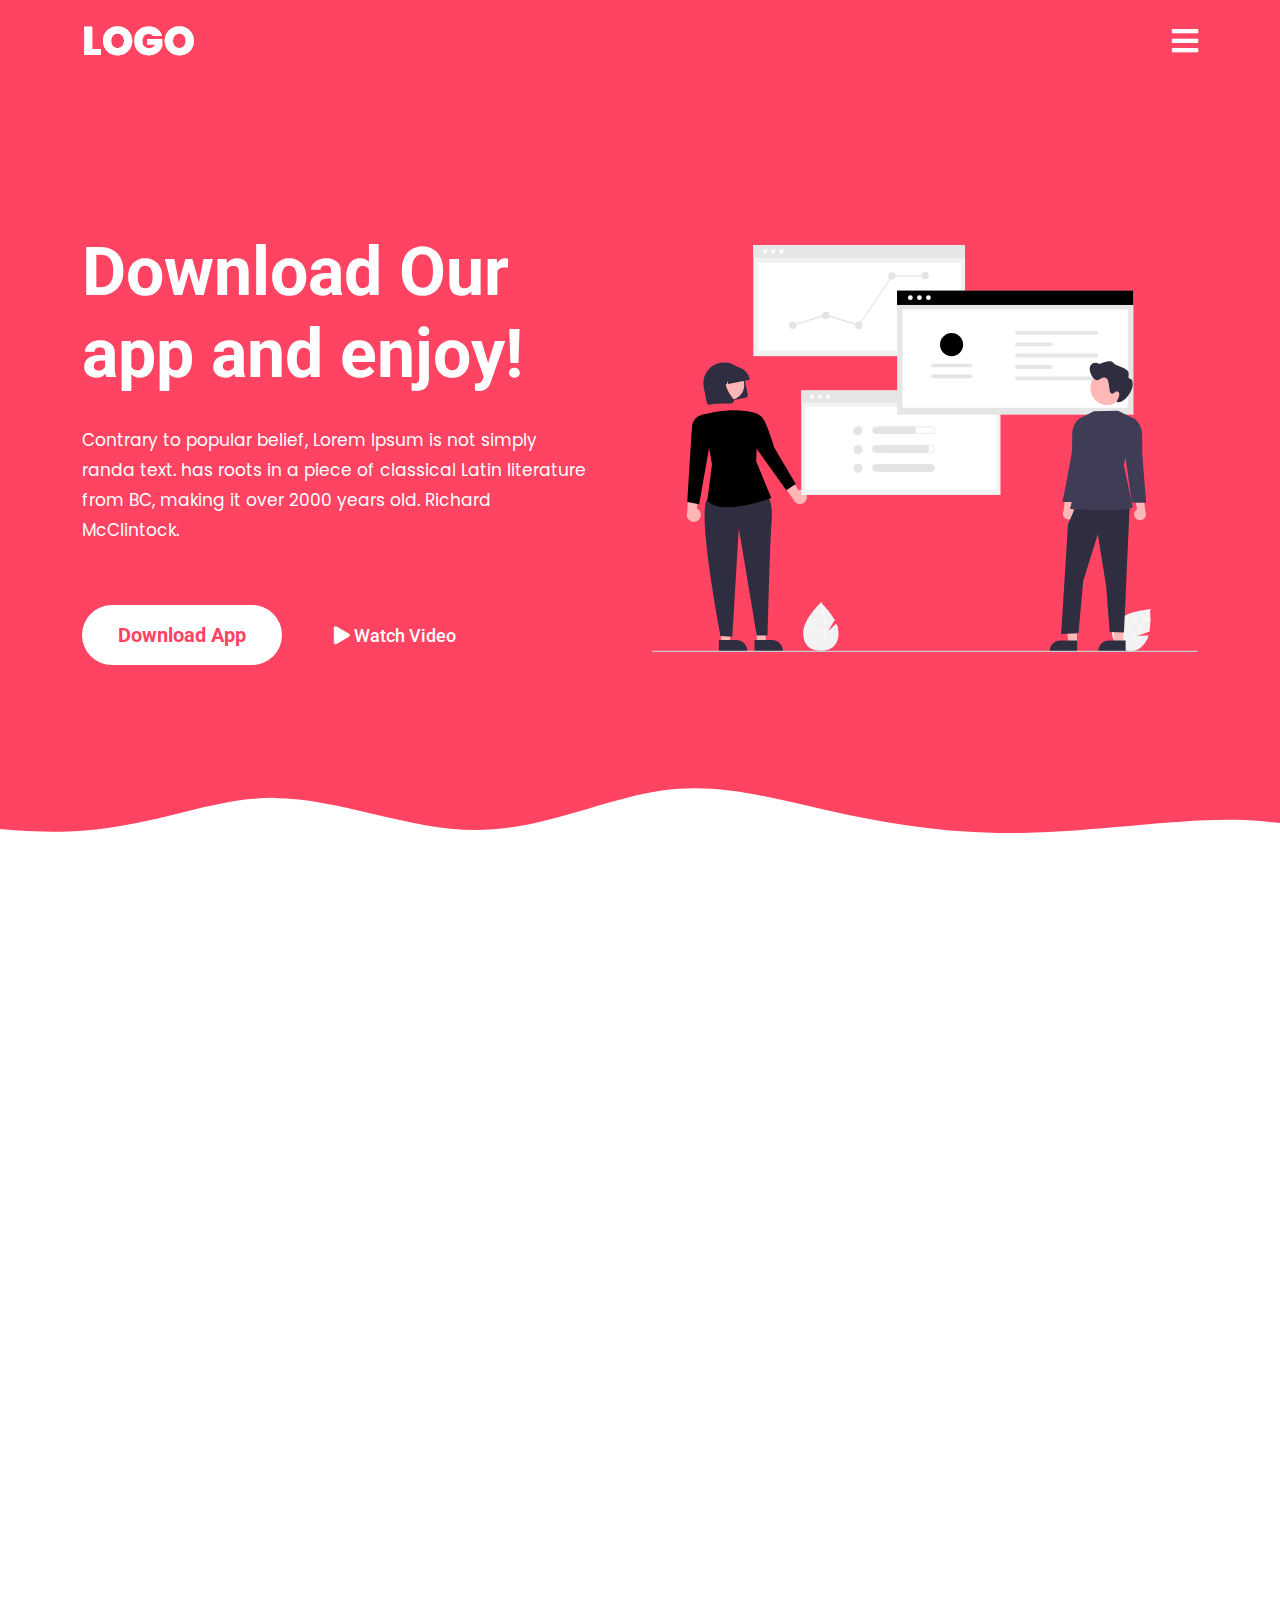
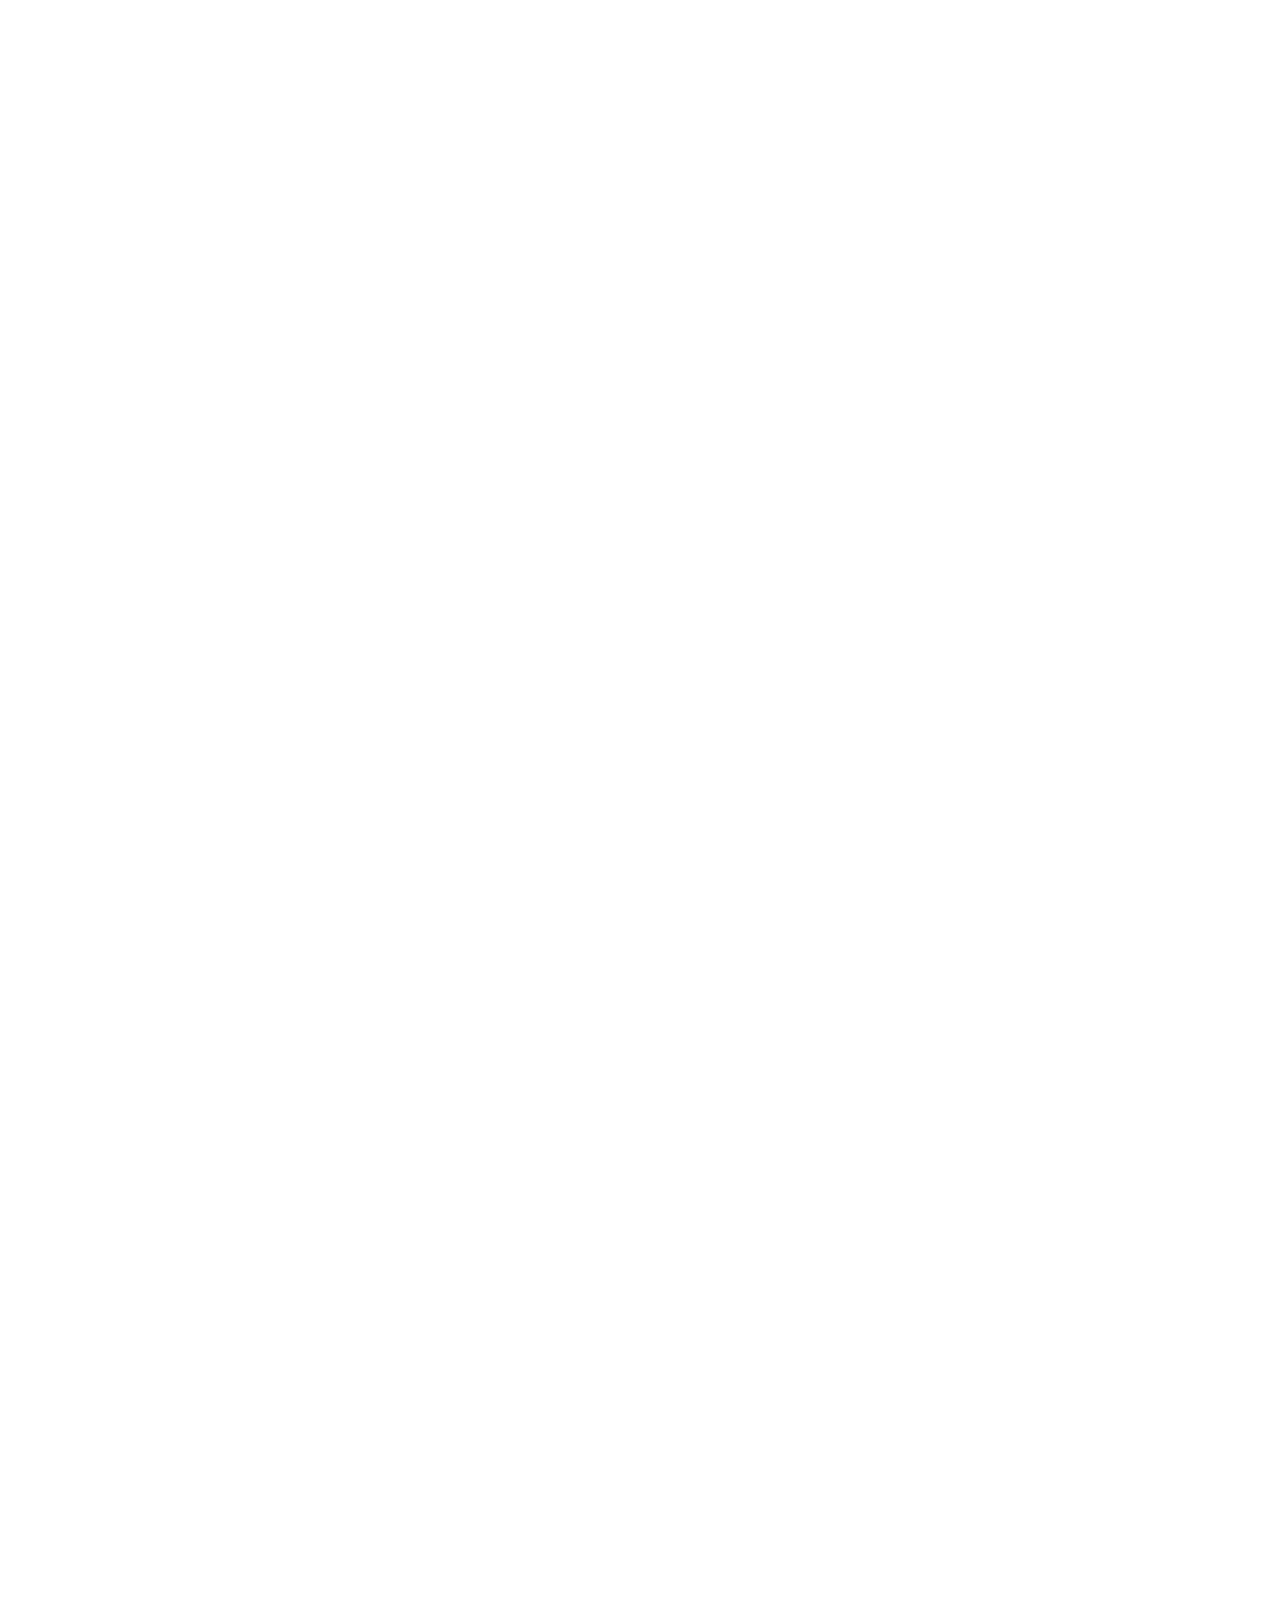
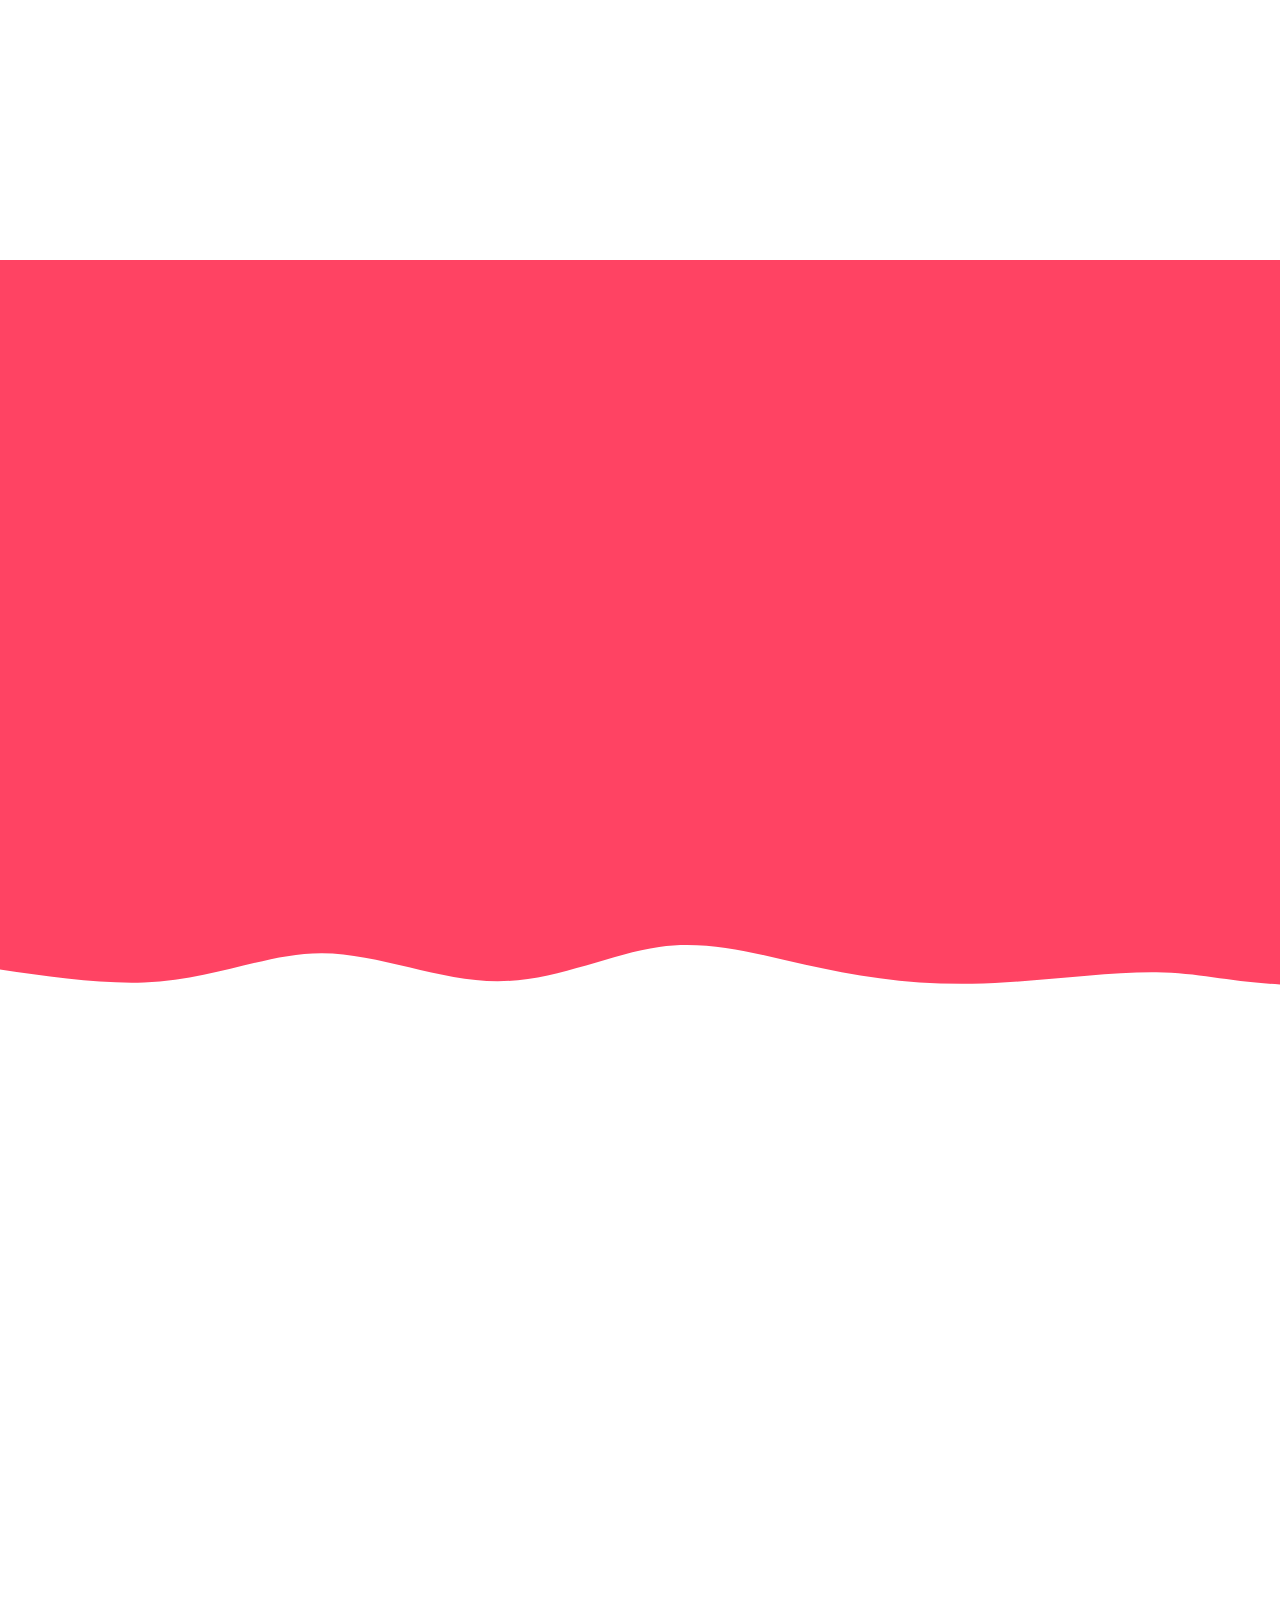
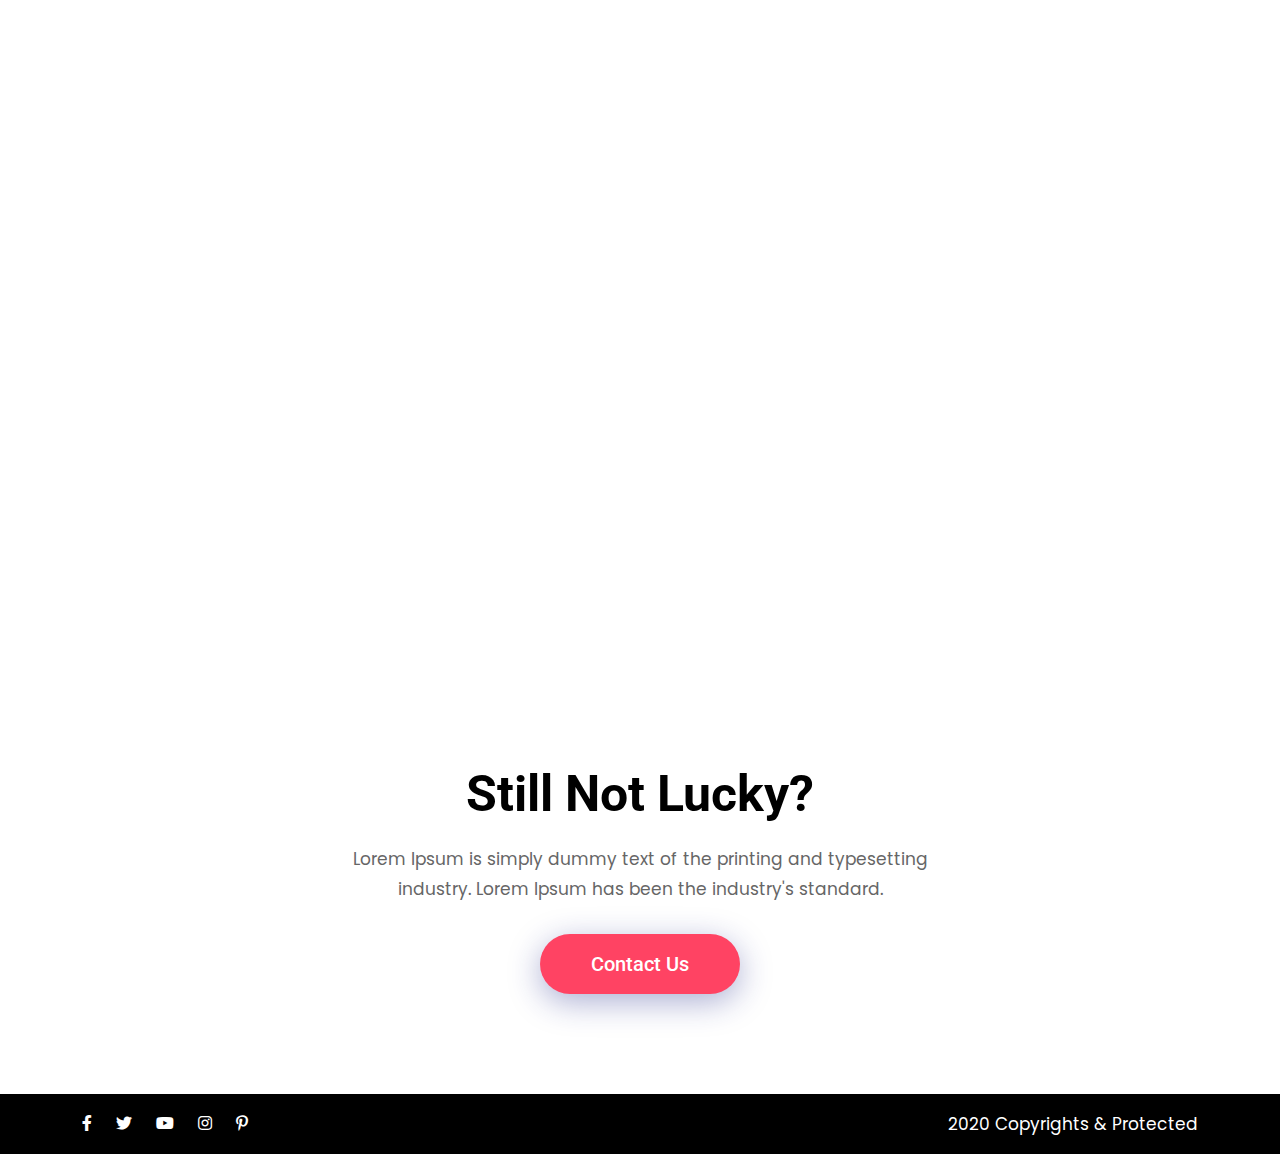
<file: index.html>
<!DOCTYPE html>
<html lang="en">

<head>
    <!-- Meta Tag -->
    <meta charset="UTF-8">
    <meta http-equiv="X-UA-Compatible" content="IE=edge">
    <meta name="viewport" content="width=device-width, initial-scale=1.0">

    <!-- Title -->
    <title>Landing</title>

    <!-- Google Free Font -->
    <link
        href="https://fonts.googleapis.com/css2?family=Poppins:wght@300;400;500;600;700&family=Roboto:wght@300;400;500;700;900&display=swap"
        rel="stylesheet">

    <!-- Bootstrap Css -->
    <link rel="stylesheet" href="assets/bootstrap/css/bootstrap.min.css">

    <!-- Font Awsome -->
    <link rel="stylesheet" href="css/all.min.css">

    <!-- Animate Css -->
    <link rel="stylesheet" href="css/animate.css">

    <!-- Responsive Css -->
    <link rel="stylesheet" href="css/responsive.css">

    <!-- Style Min -->
    <link rel="stylesheet" href="css/style.css">
</head>

<body>

    <!-- Header Wrap -->

    <header class="header-wrap">

        <!-- Navigation -->

        <nav class="navbar navbar-expand-lg navbar-light bg-light">
            <div class="container">
                <a class="navbar-brand" href="#"><img src="img/LOGO.png" alt="logo.png"></a>
                <div class="d-flex">
                    <button class="btn btn-sid-nav" type="button" data-bs-toggle="offcanvas"
                        data-bs-target="#offcanvasRight" aria-controls="offcanvasRight"></button>

                    <div class="offcanvas offcanvas-end" tabindex="-1" id="offcanvasRight"
                        aria-labelledby="offcanvasRightLabel">
                        <div class="offcanvas-header">
                            <button type="button" class="btn-close text-reset" data-bs-dismiss="offcanvas"
                                aria-label="Close"></button>
                        </div>
                        <div class="offcanvas-body">
                            <ul class="navbar-nav me-auto mb-2 mb-lg-0">
                                <li class="nav-item">
                                    <a class="nav-link" href="#">Home</a>
                                </li>
                                <li class="nav-item">
                                    <a class="nav-link" href="#">About</a>
                                </li>
                                <li class="nav-item">
                                    <a class="nav-link" href="#">Pages</a>
                                </li>
                                <li class="nav-item">
                                    <a class="nav-link" href="#">FAQ</a>
                                </li>
                                <li class="nav-item">
                                    <a class="nav-link" href="#">Services</a>
                                </li>
                            </ul>
                        </div>
                    </div>
                </div>
            </div>
        </nav>

        <!-- Header -->

        <div class="container">
            <div class="header-main">
                <div class="row align-items-center">
                    <div class="col-md-6 wow fadeInLeft" data-wow-duration="1000ms" data-wow-delay="500ms">
                        <div class="pr-40">
                            <h2 class="bold-title">Download Our
                                app and enjoy!</h2>
                            <p class="text-white mb-60">Contrary to popular belief, Lorem Ipsum is not simply randa
                                text. has
                                roots in a piece of classical Latin literature from BC, making it over
                                2000 years old. Richard McClintock.
                            </p>
                            <button type="button" class="btn btn-heder">Download App</button>
                            <button type="button" class="btn btn-video"><i class="fas fa-play"></i> Watch Video</button>
                        </div>
                    </div>
                    <div class="col-md-6 wow fadeInRight" data-wow-duration="1000ms" data-wow-delay="500ms">
                        <img class="anmi-img" src="img/undraw_Organize_resume_re_k45b.svg" alt="">
                    </div>
                </div>

            </div>
        </div>

    </header>


    <!-- About Us -->

    <section class="about-us">
        <div class="container">
            <div class="row">
                <div class="col-md-4 wow fadeInLeft" data-wow-duration="1000ms" data-wow-delay="500ms">
                    <div class="abt-back">
                        <i class="fab fa-app-store ic-1"></i>
                        <h4 class="abt-title">Awesome Design</h4>
                        <p class="abt-sub-title">
                            Lorem ipsum dolor sit amet into
                            consectetur adipiscing elit, sed do
                            eiusmod tempor incid.
                        </p>
                    </div>
                </div>
                <div class="col-md-4 wow fadeInUp" data-wow-duration="1000ms" data-wow-delay="500ms">
                    <div class="abt-back">
                        <i class="fas fa-edit ic-2"></i>
                        <h4 class="abt-title">Easy to Edit</h4>
                        <p class="abt-sub-title">
                            Lorem ipsum dolor sit amet into
                            consectetur adipiscing elit, sed do
                            eiusmod tempor incid.
                        </p>
                    </div>
                </div>
                <div class="col-md-4 wow fadeInRight" data-wow-duration="1000ms" data-wow-delay="500ms">
                    <div class="abt-back">
                        <i class="fas fa-shield-alt ic-3"></i>
                        <h4 class="abt-title">Fully Secured</h4>
                        <p class="abt-sub-title">
                            Lorem ipsum dolor sit amet into
                            consectetur adipiscing elit, sed do
                            eiusmod tempor incid.
                        </p>
                    </div>
                </div>
            </div>
        </div>
    </section>


    <!-- App For -you -->

    <section class="for-you">
        <div class="container">
            <div class="row align-items-center">
                <div class="col-md-6 wow fadeInLeft" data-wow-duration="1000ms" data-wow-delay="500ms">
                    <img class="anmi-img" src="img/Saly-25.png" alt="">
                </div>
                <div class="col-md-6 wow fadeInRight" data-wow-duration="1000ms" data-wow-delay="500ms">
                    <div class="pl-40">
                        <div class="gr-img">
                            <img src="img/Group 1.png" alt="">
                        </div>
                        <h2 class="section-title">We Designed Perfect
                            App for You</h2>
                        <p>In consequat, quam id sodales hendrerit, eros mi molestie leo an
                            lacinia risus neque tristique augue. Proin tempus urna vel congue
                            elementum. Vestibulum euismod accumsan.</p>
                        <ul class="for-ulist">
                            <li>
                                <p>Lorem ipsum dolor sit amet into consectetur.</p>
                            </li>
                            <li>
                                <p>Lorem ipsum dolor sit amet into consectetur.</p>
                            </li>
                            <li>
                                <p>Lorem ipsum dolor sit amet into consectetur adipiscing.</p>
                            </li>
                        </ul>
                        <a href="#" class="for-u-btn">Learn More</a>
                    </div>
                </div>
            </div>
        </div>
    </section>


    <!-- Our App -->

    <section class="our-app">
        <div class="container">
            <div class="row align-items-center">
                <div class="col-md-6 wow fadeInLeft" data-wow-duration="1000ms" data-wow-delay="500ms">
                    <div class="pr-40">
                        <div class="gr-img">
                            <img src="img/Group 1.png" alt="">
                        </div>
                        <h2 class="section-title">Our App Features</h2>
                        <p class="mb-60">Cras accumsan pretium dignissim. Curabitur a orci lorem.
                            Phasellus tempor dolor vel odio efficitur ac sollicitudin.</p>
                        <ul class="d-flex ap-icon align-items-center">
                            <li><i class="fas fa-bell icon-01"></i></li>
                            <li>
                                <h4 class="ap-title">Instant Notifications</h4>
                            </li>
                        </ul>
                        <p class="ap-sml-text">Duis vestibulum elit vel neque pharetra vulputate. Quisque Proin
                            scelerisque nisi urna. Duis rutrum non risus in imperdiet.</p>
                        <ul class="d-flex ap-icon align-items-center">
                            <li><i class="fas fa-user-alt icon-02"></i></li>
                            <li>
                                <h4 class="ap-title">User Friendly</h4>
                            </li>
                        </ul>
                        <p class="ap-sml-text">Duis vestibulum elit vel neque pharetra vulputate. Quisque Proin
                            scelerisque nisi urna. Duis rutrum non risus in imperdiet.</p>
                        <ul class="d-flex ap-icon align-items-center">
                            <li><i class="fas fa-thumbs-up icon-03"></i></li>
                            <li>
                                <h4 class="ap-title">Secure & Reliable</h4>
                            </li>
                        </ul>
                        <p class="ap-sml-text">Duis vestibulum elit vel neque pharetra vulputate. Quisque Proin
                            scelerisque nisi urna. Duis rutrum non risus in imperdiet.</p>
                    </div>
                </div>
                <div class="col-md-6 wow fadeInRight" data-wow-duration="1000ms" data-wow-delay="500ms">
                    <img class="anmi-img" src="img/Saly-12.png" alt="">
                </div>
            </div>
        </div>
    </section>


    <!-- Get App -->

    <section class="get-app">
        <div class="container">
            <div class="wrap">
                <div class="row align-items-center">
                    <div class="col-md-6 wow fadeInLeft" data-wow-duration="1000ms" data-wow-delay="500ms">
                        <img class="anmi-img" src="img/undraw_Mobile_re_q4nk.svg" alt="">
                    </div>
                    <div class="col-md-6 wow fadeInRight" data-wow-duration="1000ms" data-wow-delay="500ms">
                        <div class="pl-40">
                            <h2 class="section-title text-white">Get Your App for
                                Next Way.</h2>
                            <p class="text-white">In consequat, quam id sodales hendrerit, eros mi molestie leo an
                                lacinia risus neque tristique augue. Proin tempus urna vel congue
                                elementum. Vestibulum euismod accumsan.</p>
                            <a href="#" class="for-u-btn b-wh">Learn More</a>
                        </div>
                    </div>
                </div>
            </div>
        </div>
    </section>


    <!-- Question -->

    <section class="question">
        <div class="container">
            <div class="row align-items-center">
                <div class="col-md-6 wow fadeInLeft" data-wow-duration="1000ms" data-wow-delay="500ms">
                    <div class="pr-40">
                        <i class="fas fa-question qu-icn"></i>
                        <h2 class="section-title">Have any Question?</h2>
                        <p class="mb-30">Cras accumsan pretium dignissim. Curabitur a orci lorem.
                            Phasellus tempor dolor vel odio efficitur ac sollicitudin.</p>

                        <div class="accordion" id="accordionExample">
                            <div class="accordion-item">
                                <h2 class="accordion-header" id="headingOne">
                                    <button class="accordion-button" type="button" data-bs-toggle="collapse"
                                        data-bs-target="#collapseOne" aria-expanded="true" aria-controls="collapseOne">
                                        How can I install the App?
                                    </button>
                                </h2>
                                <div id="collapseOne" class="accordion-collapse collapse show"
                                    aria-labelledby="headingOne" data-bs-parent="#accordionExample">
                                    <div class="accordion-body">
                                        Duis vestibulum elit vel neque pharetra vulputate. Quisque Proin
                                        scelerisque nisi urna. Duis rutrum non risus in imperdiet.
                                    </div>
                                </div>
                            </div>
                            <div class="accordion-item">
                                <h2 class="accordion-header" id="headingTwo">
                                    <button class="accordion-button collapsed" type="button" data-bs-toggle="collapse"
                                        data-bs-target="#collapseTwo" aria-expanded="false" aria-controls="collapseTwo">
                                        What is the Main Features of this App?
                                    </button>
                                </h2>
                                <div id="collapseTwo" class="accordion-collapse collapse" aria-labelledby="headingTwo"
                                    data-bs-parent="#accordionExample">
                                    <div class="accordion-body">
                                        Duis vestibulum elit vel neque pharetra vulputate. Quisque Proin
                                        scelerisque nisi urna. Duis rutrum non risus in imperdiet.
                                    </div>
                                </div>
                            </div>
                            <div class="accordion-item">
                                <h2 class="accordion-header" id="headingThree">
                                    <button class="accordion-button collapsed" type="button" data-bs-toggle="collapse"
                                        data-bs-target="#collapseThree" aria-expanded="false"
                                        aria-controls="collapseThree">
                                        Is there any Video Sessions?
                                    </button>
                                </h2>
                                <div id="collapseThree" class="accordion-collapse collapse"
                                    aria-labelledby="headingThree" data-bs-parent="#accordionExample">
                                    <div class="accordion-body">
                                        Duis vestibulum elit vel neque pharetra vulputate. Quisque Proin
                                        scelerisque nisi urna. Duis rutrum non risus in imperdiet.
                                    </div>
                                </div>
                            </div>
                        </div>
                    </div>
                </div>
                <div class="col-md-6 wow fadeInRight" data-wow-duration="1000ms" data-wow-delay="500ms">
                    <img class="anmi-img mr-tp" src="img/Saly-26.png" alt="">
                </div>
            </div>

            <div class="timer-count wow fadeInUp" data-wow-duration="1500ms" data-wow-delay="500ms">
                <div class="row">
                    <div class="col-md-3">
                        <h2 class="counter c-title">12</h2>
                        <p class="text-white mr-bt-20">Downloads</p>
                    </div>
                    <div class="col-md-3">
                        <h2 class="counter c-title">18</h2>
                        <p class="text-white mr-bt-20">Active Users</p>
                    </div>
                    <div class="col-md-3">
                        <h2 class="counter c-title">4.9</h2>
                        <p class="text-white mr-bt-20">Ratings</p>
                    </div>
                    <div class="col-md-3">
                        <h2 class="counter c-title">300</h2>
                        <p class="text-white mr-bt-20">Happy Clients</p>
                    </div>
                </div>
            </div>
        </div>
    </section>


    <!-- Contact Us -->

    <section class="contact-us">
        <div class="container">
            <div class="contact-wrap">
                <h2 class="section-title">Still Not Lucky?</h2>
                <p>Lorem Ipsum is simply dummy text of the printing and typesetting
                    <br>
                    industry. Lorem Ipsum has been the industry's standard.</p>
                <a href="#" class="for-u-btn">Contact Us</a>
            </div>
        </div>
    </section>


    <!-- Footer -->

    <section class="footer">
        <div class="container">
            <div class="row">
                <div class="col-md-6">
                    <ul class="fotr-icon">
                        <li><a href="#"><i class="fab fa-facebook-f"></i></a></li>
                        <li><a href="#"><i class="fab fa-twitter"></i></a></li>
                        <li><a href="#"><i class="fab fa-youtube"></i></a></li>
                        <li><a href="#"><i class="fab fa-instagram"></i></a></li>
                        <li><a href="#"><i class="fab fa-pinterest-p"></i></a></li>
                    </ul>
                </div>
                <div class="col-md-6">
                    <p class="text-white mr-a">2020 Copyrights & Protected</p>
                </div>
            </div>
        </div>
    </section>






    <!-- Javascript -->
    <!-- Jquery -->
    <script src="js/jquery-3.6.0.min.js"></script>

    <!-- Bootstrap -->
    <script src="assets/bootstrap/js/bootstrap.min.js"></script>

    <!-- Migrate -->
    <script src="js/jquery-migrate-3.3.2.js"></script>

    <!-- WayPoints -->
    <script src="js/waypoints.min.js"></script>

    <!-- Counter Up -->
    <script src="js/jquery.counterup.min.js"></script>
    <script>
        $('.counter').counterUp({
            delay: 10,
            time: 1000
        });
    </script>

    <!-- Animate Js -->
    <script src="js/wow.min.js"></script>
    <script>
        wow = new WOW({
            boxClass: 'wow', // default
            animateClass: 'animated', // default
            offset: 0, // default
            mobile: true, // default
            live: true // default
        })
        wow.init();
    </script>
</body>

</html>
</file>
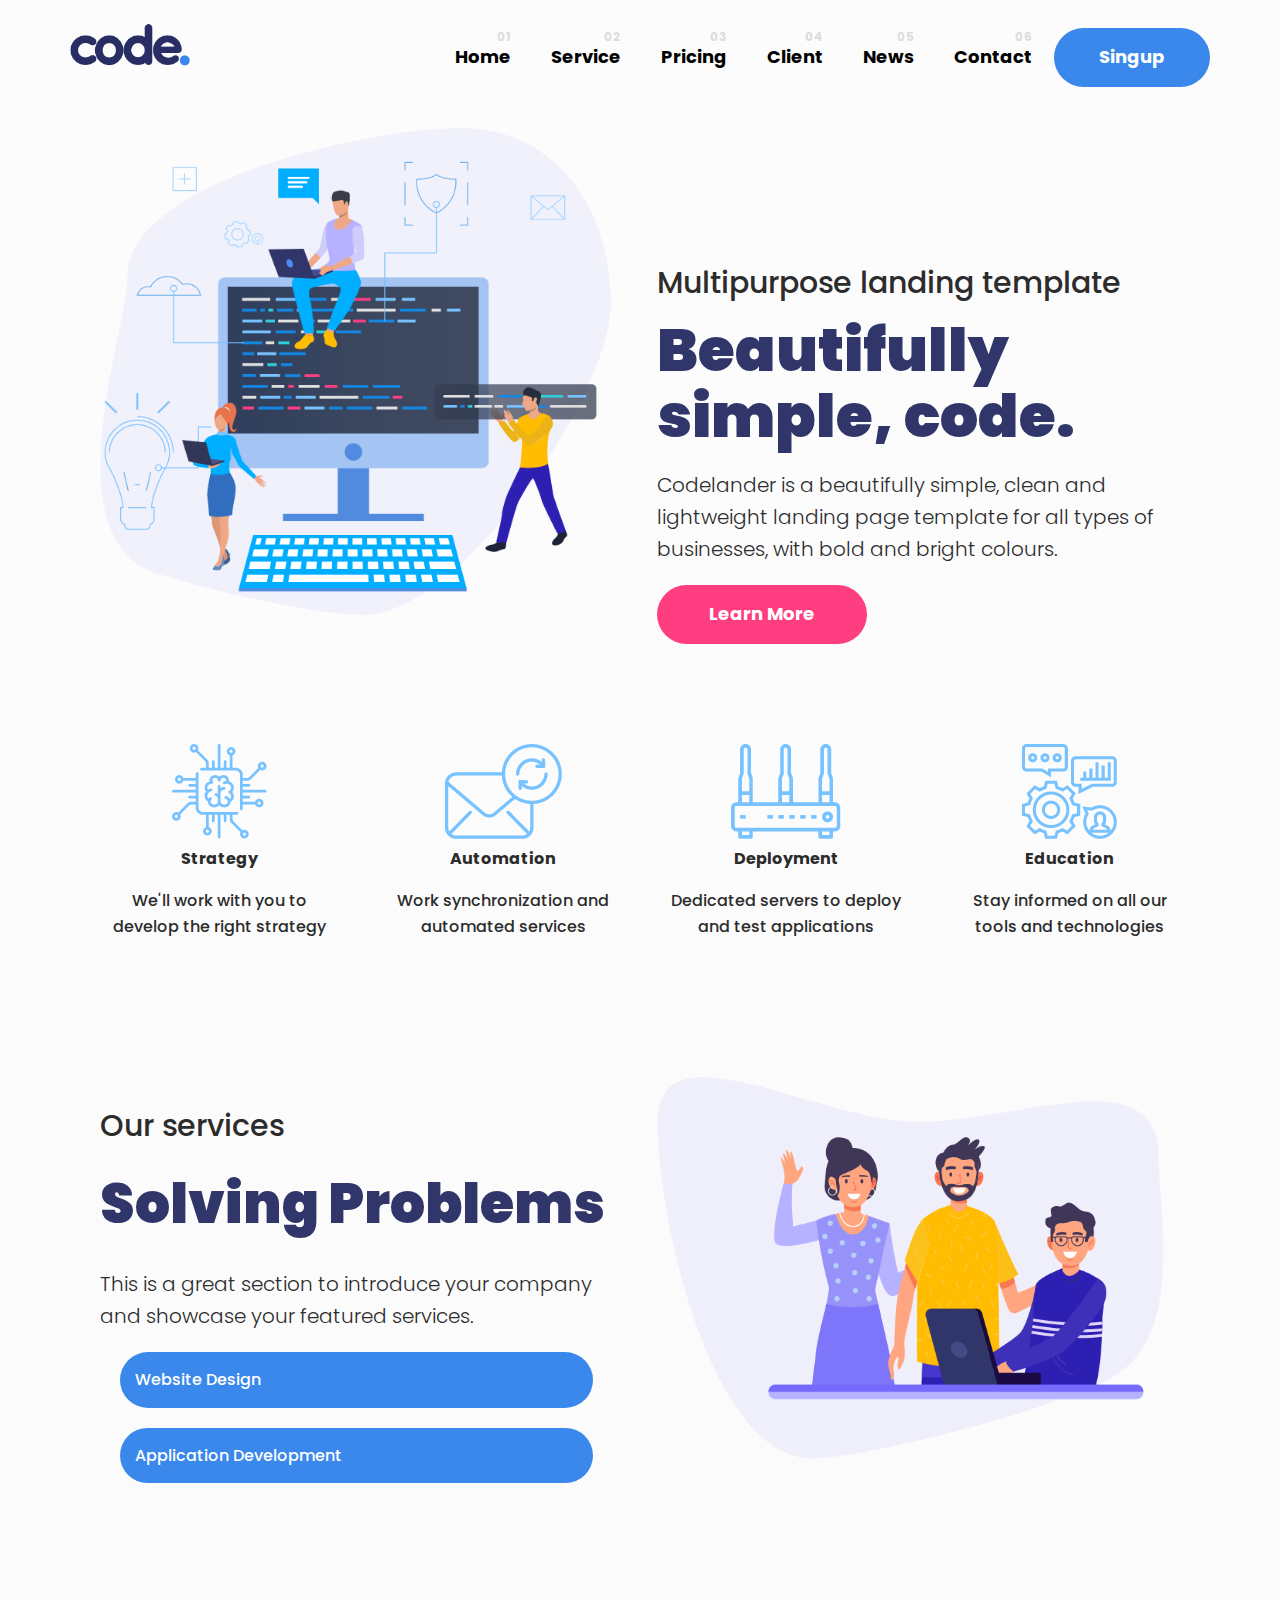
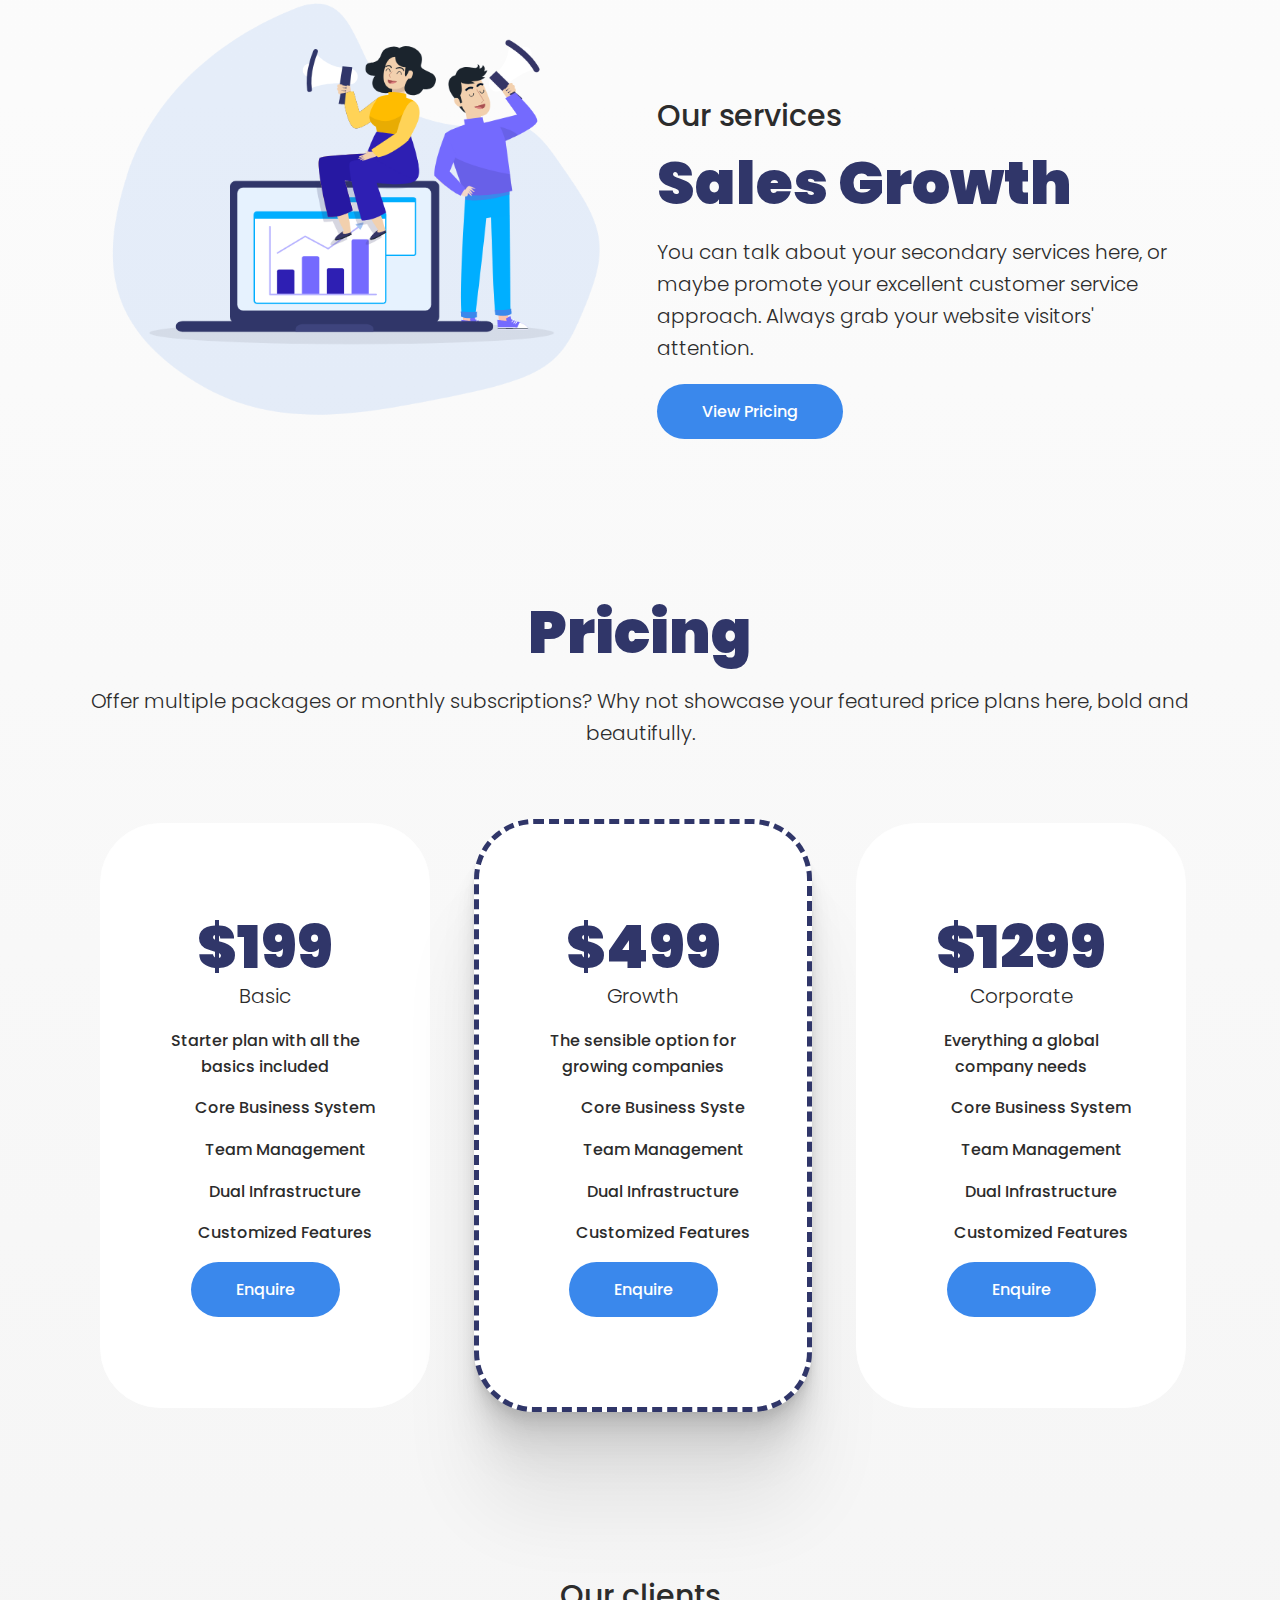
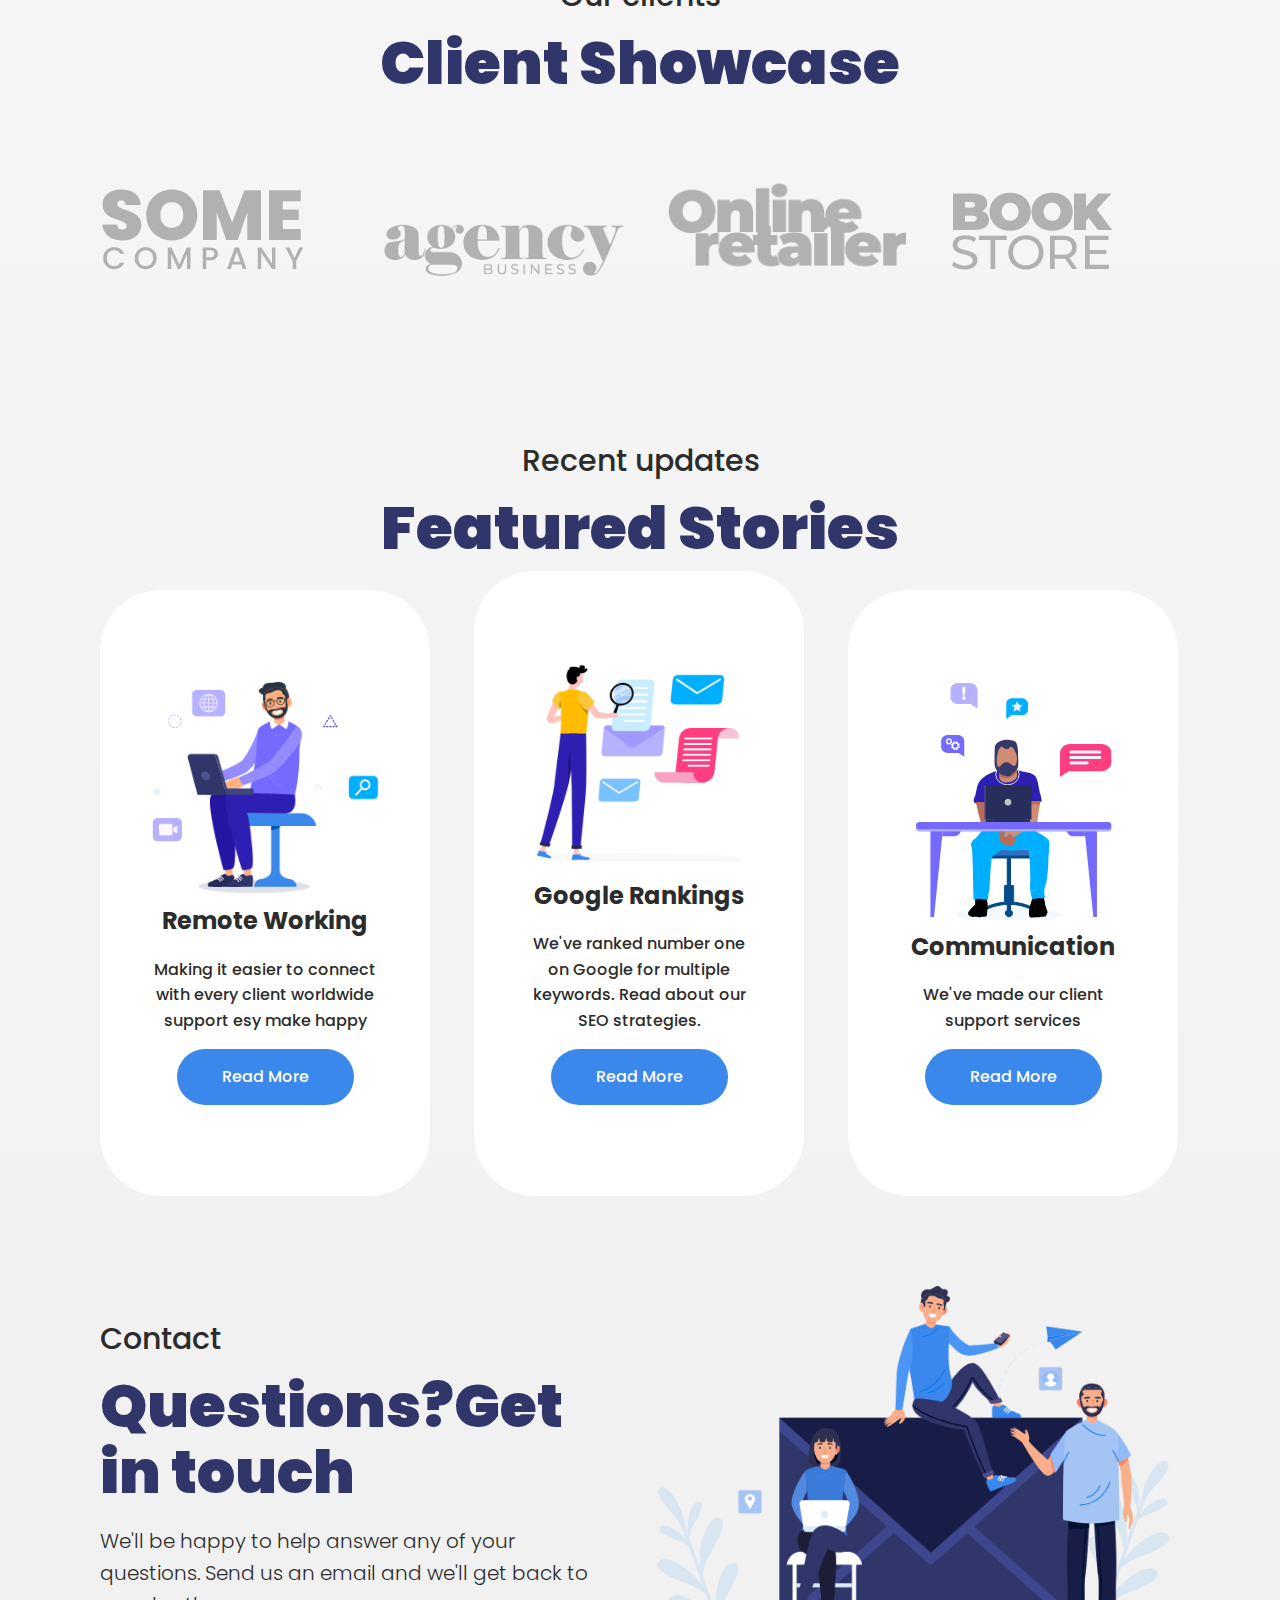
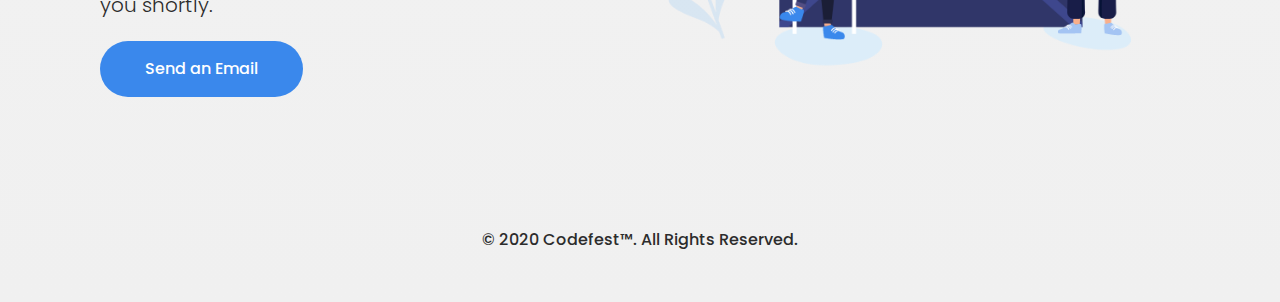
<file: landing/index.html>
<!DOCTYPE html>
<html lang="en">

<head>
    <meta charset="UTF-8">
    <meta name="viewport" content="width=device-width, initial-scale=1.0">
    <title>Landing Page</title>

    <!-- CSS -->
    <link
        href="https://fonts.googleapis.com/css2?family=Poppins:ital,wght@0,100;0,200;0,300;0,400;0,500;0,600;0,700;0,800;0,900;1,100;1,200;1,300;1,400;1,500;1,600;1,700;1,800;1,900&display=swap"
        rel="stylesheet">
    <link rel="shortcut icon" href="assets/img/favicon.png" type="image/x-icon">
    <link rel="stylesheet" href="assets/css/normalize.css">
    <link rel="stylesheet" href="assets/css/style.css">
</head>

<body>


    <!-- Navigation-bar -->

    <nav class="navigation-bar">
        <div class="container">

            <div class="nav-img">
                <a href="#"><img src="assets/img/logo.png" alt=""></a>
            </div>

            <div class="nav-link">
                <ul>
                    <a href="#">
                        <li><span>01</span> Home</li>
                    </a>
                    <a href="#">
                        <li><span>02</span> Service</li>
                    </a>
                    <a href="#">
                        <li><span>03</span> Pricing</li>
                    </a>
                    <a href="#">
                        <li><span>04</span> Client</li>
                    </a>
                    <a href="#">
                        <li><span>05</span> News</li>
                    </a>
                    <a href="#">
                        <li><span>06</span> Contact</li>
                    </a>
                    <a href="#" class="nav-btn">Singup</a>
                </ul>
            </div>

        </div>
    </nav>


    <!-- header-section -->

    <section class="header-section">
        <div class="container">
            <div class="row">
                <div class="col-6">
                    <img src="assets/img/header.png" alt="">
                </div>

                <div class="col-6">
                    <h3 class="sub-title">Multipurpose landing template</h3>
                    <h2 class="title">Beautifully simple, code.</h2>
                    <p class="p-lead">Codelander is a beautifully simple, clean and lightweight landing page
                        template for all types
                        of
                        businesses, with bold and bright colours.</p>
                    <div class="learn-btn">
                        <a href="#">Learn More</a>
                    </div>
                </div>
            </div>
        </div>
    </section>


    <!-- Education-section -->

    <section class="education-section">
        <div class="container">

            <div class="row">
                <div class="col-3">
                    <img src="assets/img/strategy-1.png" alt="img">
                    <h4>Strategy</h4>
                    <p>We'll work with you to develop the right strategy</p>
                </div>
                <div class="col-3">
                    <img src="assets/img/strategy-2.png" alt="img">
                    <h4>Automation</h4>
                    <p>Work synchronization and automated services</p>
                </div>
                <div class="col-3">
                    <img src="assets/img/strategy-3.png" alt="img">
                    <h4>Deployment</h4>
                    <p>Dedicated servers to deploy and test applications</p>
                </div>
                <div class="col-3">
                    <img src="assets/img/strategy-4.png" alt="img">
                    <h4>Education</h4>
                    <p>Stay informed on all our tools and technologies</p>
                </div>
            </div>

        </div>
    </section>

    <!-- Our-service -->

    <section class="our-service">
        <div class="container">
            <div class="row">
                <div class="col-6">
                    <h4 class="sub-title">Our services</h4>
                    <h2 class="title-1">Solving Problems</h2>
                    <p class="p-lead">This is a great section to introduce your company and showcase your featured
                        services.</p>

                    <div class="defult-btn2">
                        <div class="btn-2">
                            <a href="#">Website Design</a>
                        </div>
                    </div>

                    <div class="defult-btn2">
                        <div class="btn-2">
                            <a href="#">Application Development</a>
                        </div>
                    </div>

                </div>

                <div class="col-6">
                    <img src="assets/img/services-header.png" alt="">
                </div>
            </div>
        </div>
    </section>

    <!-- Sales Growth -->

    <section class="sales-growth">
        <div class="container">
            <div class="row">
                <div class="col-6">
                    <img src="assets/img/services-sales-header.png" alt="">
                </div>

                <div class="col-6">
                    <h4 class="sub-title">Our services</h4>
                    <h2 class="title">Sales Growth</h2>
                    <p class="p-lead">You can talk about your secondary services here, or maybe promote your excellent
                        customer
                        service
                        approach. Always grab your website visitors' attention.</p>

                    <a href="#" class="nav-btn">View Pricing</a>
                </div>
            </div>
        </div>
    </section>

    <!-- Pricing-section -->

    <section class="pricing-section">
        <div class="container">
            <div class="price">
                <h2 class="title">Pricing</h2>
                <p class="p-lead">Offer multiple packages or monthly subscriptions? Why not showcase your featured price
                    plans
                    here, bold and beautifully.</p>
            </div>

            <div class="row">
                <div class=" col-4 back-1">
                    <h2 class="title">$199</h2>
                    <h4 class="p-lead">Basic</h4>
                    <p>Starter plan with all the basics included</p>
                    <ul>
                        <p>Core Business System</p>
                        <p>Team Management</p>
                        <p>Dual Infrastructure</p>
                        <p>Customized Features</p>
                    </ul>

                    <a href="#" class="nav-btn">Enquire</a>
                </div>
                <div class="col-4  back-1 active">
                    <h2 class="title">$499</h2>
                    <h4 class="p-lead">Growth</h4>
                    <p>The sensible option for growing companies</p>
                    <ul>
                        <p>Core Business Syste</p>
                        <p>Team Management</p>
                        <p>Dual Infrastructure</p>
                        <p>Customized Features</p>
                    </ul>
                    <a href="#" class="nav-btn">Enquire</a>
                </div>
                <div class="col-4  back-1">
                    <h2 class="title">$1299</h2>
                    <h4 class="p-lead">Corporate</h4>
                    <p>Everything a global company needs</p>
                    <ul>
                        <p>Core Business System</p>
                        <p>Team Management</p>
                        <p>Dual Infrastructure</p>
                        <p>Customized Features</p>
                    </ul>
                    <a href="#" class="nav-btn">Enquire</a>
                </div>
            </div>
        </div>
    </section>

    <!-- Our client -->

    <section class="our-client">
        <div class="container">
            <div class="clnt">
                <h4 class="sub-title">Our clients</h4>
                <h2 class="title">Client Showcase</h2>
            </div>

            <div class="row">
                <div class="col-3 logo-5">
                    <img src="assets/img/logo1.png" alt="logo">
                </div>
                <div class="col-3 logo-5">
                    <img src="assets/img/logo2.png" alt="logo">
                </div>
                <div class="col-3 logo-5">
                    <img src="assets/img/logo3 (1).png" alt="logo">
                </div>
                <div class="col-3 logo-5">
                    <img src="assets/img/logo4.png" alt="">
                </div>
            </div>
        </div>
    </section>

    <!-- Update-section -->

    <section class="update-section">
        <div class="container">
            <div class="clnt">
                <h4 class="sub-title">Recent updates</h4>
                <h2 class="title">Featured Stories</h2>
            </div>

            <div class="row">
                <div class="col-4 back-1">
                    <img src="assets/img/blog-card-1.png" alt="blog">
                    <h2>Remote Working</h2>
                    <p>Making it easier to connect with every client worldwide support esy
                        make happy
                    </p>

                    <a href="#" class="nav-btn">Read More</a>
                </div>
                <div class="col-4 back-1">
                    <img src="assets/img/blog-card-2.png" alt="blog">
                    <h2>Google Rankings</h2>
                    <p>We've ranked number one on Google for multiple keywords. Read about our SEO strategies.</p>

                    <a href="#" class="nav-btn">Read More</a>
                </div>
                <div class="col-4 back-1">
                    <img src="assets/img/blog-card-3.png" alt="blog">
                    <h2>Communication</h2>
                    <p>We've made our client support services </p>

                    <a href="#" class="nav-btn">Read More</a>
                </div>
            </div>
        </div>
    </section>

    <!-- Contact-info -->

    <section class="contact-section">
        <div class="container">
            <div class="row">
                <div class="col-6">
                    <h4 class="sub-title">Contact</h4>
                    <h2 class="title">Questions?Get in touch</h2>
                    <p class="p-lead">We'll be happy to help answer any of your questions. Send us an email and we'll
                        get back to
                        you shortly.</p>

                    <a href="#" class="nav-btn">Send an Email</a>
                </div>

                <div class="col-6">
                    <img src="assets/img/contact-header-img.png" alt="">
                </div>

            </div>
        </div>
    </section>


    <!-- footer -->

    <div class="footer-1">
        <div class="container">
            <footer>© 2020 Codefest™. All Rights Reserved.</footer>
        </div>
    </div>
</body>

</html>
</file>
<file: css/responsive.css>
@media only screen and (max-width: 1024px) {
    .abt-back {
        width: auto !important;
        padding: 40px 30px !important;
    }
}

@media only screen and (max-width: 768px) {
    .bold-title {
        font-size: 45px !important;
    }

    .btn-heder {
        margin-bottom: 40px;
    }

    .abt-back {
        height: 490px !important;
    }
}

@media only screen and (max-width: 425px) {
    .btn-video {
        margin-bottom: 100px;
    }

    .abt-back {
        height: 370px !important;
        margin-bottom: 40px;
        padding: 50px 30px !important;
    }

    .pl-40 {
        padding-left: 0px !important;
        margin-top: 50px !important;
    }

    .pr-40 {
        padding-right: 0px !important;
    }

    .mr-tp {
        margin-top: 70px;
    }

    .mr-bt-20 {
        margin-bottom: 20px;
    }

    .mr-a {
        float: none !important;
        margin-top: 30px;
    }

    .footer {
        text-align: center;
    }
}
</file>
<file: css/style.css>
* {
    margin: 0;
    padding: 0;
    box-sizing: border-box;
    -webkit-box-sizing: border-box;
}

body {
    margin: 0;
    padding: 0;
    font-size: 16px;
    font-weight: 400;
    line-height: 30px;
    color: #666666;
    font-family: 'Roboto', sans-serif;
}

p {
    margin: 0;
    padding: 0;
    font-size: 17px;
    font-family: 'Poppins', sans-serif;
}

h1,
h2,
h3,
h4,
h5,
h6 {
    margin: 0;
    padding: 0;
    font-weight: 600;
}

ul,
li {
    margin: 0;
    padding: 0;
}

li {
    list-style: none;
}

a {
    text-decoration: none;
    transition: all .3s ease-in-out;
    -webkit-transition: all .3s ease-in-out;
}

img {
    width: auto;
    max-width: 100%;
}

/* Navigation */
.btn-sid-nav {
    position: relative;
}

.btn-sid-nav.btn-sid-nav::before {
    content: "\f0c9";
    position: absolute;
    top: 50%;
    left: 50%;
    font-family: "Font Awesome 5 Free";
    font-weight: 900;
    color: #FFFFFF;
    font-size: 30px;
    transform: translate(-50%, -50%);
}

.navbar-expand-lg .navbar-nav {
    flex-direction: column;
}

.navbar-light .navbar-nav .nav-link {
    color: #FF4363;
    position: relative;
    font-size: 20px;
}

.navbar-light .navbar-nav .nav-link:hover {
    color: #fb9797 !important;
}

.navbar-light .navbar-nav .nav-link:focus,
.navbar-light .navbar-nav .nav-link:hover {
    color: #fb9797;
}

.btn-close:focus {
    outline: 0;
    box-shadow: none;
    opacity: 1;
}

.navbar-light .navbar-nav .nav-link::before {
    content: "";
    position: absolute;
    background: #FF4363;
    bottom: 0px;
    width: 100%;
    height: 3px;
}

.header-wrap {
    background-image: url(../img/new_wave_458.32900954833013.svg);
    background-size: cover;
    background-repeat: no-repeat;
    background-position: bottom;
}

.anmi-img {
    animation: updown 2.5s linear infinite;
}

@keyframes updown {
    0% {
        transform: translateY(-20px) translateX(10px);
    }

    50% {
        transform: translateY(-30px) translateX(-0px);
    }

    100% {
        transform: translateY(-20px) translateX(10px);
    }
}

.bg-light {
    background: none !important;
}


.header-main {
    padding-top: 150px;
    padding-bottom: 250px;
}

.pr-40 {
    padding-right: 40px;
}

.mb-60 {
    margin-bottom: 60px;
}

.bold-title {
    font-size: 68px;
    color: #FFFFFF;
    margin-bottom: 30px;
    font-weight: 700;
}

.btn-heder {
    width: 200px;
    height: 60px;
    background: #FFFFFF;
    font-weight: 700;
    font-size: 20px;
    color: #FF4363 !important;
    border-radius: 35px;
    margin-right: 15px;
}

.btn-check:focus+.btn,
.btn:focus {
    outline: 0;
    box-shadow: none;
}

.btn-video {
    color: #FFFFFF !important;
    font-weight: 500;
    font-size: 18px;
    margin-left: 20px;
}

/* about-us */
.about-us {
    padding-top: 100px;
    padding-bottom: 100px;
}

.abt-back {
    text-align: center;
    background: #FFFFFF;
    box-shadow: 0 8px 32px 0 rgba(31, 38, 135, 0.37);
    width: 340px;
    height: 370px;
    padding: 50px 30px;
    border-radius: 10px;
}

.ic-1 {
    color: #FF7588;
    background: #FFF4F5;
    font-size: 40px;
    width: 70px;
    height: 70px;
    text-align: center;
    line-height: 70px;
    border-radius: 50%;
    margin-bottom: 25px;
}

.ic-2 {
    color: #7A65FF;
    background: #F5F4FF;
    font-size: 40px;
    width: 70px;
    height: 70px;
    text-align: center;
    line-height: 70px;
    border-radius: 50%;
    margin-bottom: 25px;
}

.ic-3 {
    color: #FFAA8F;
    background: #FFF6F3;
    font-size: 40px;
    width: 70px;
    height: 70px;
    text-align: center;
    line-height: 70px;
    border-radius: 50%;
    margin-bottom: 25px;
}

.abt-title {
    font-size: 24px;
    color: #000000;
    margin-bottom: 10px;
}

.abt-sub-title {
    font-size: 16px;
    line-height: 40px;
    margin-top: 15px;
}

/* for-you */
.for-you {
    padding-top: 150px;
    padding-bottom: 100px;
}

.pl-40 {
    padding-left: 40px;
}

.gr-img {
    background: #FFF4F5;
    width: 110px;
    height: 110px;
    text-align: center;
    line-height: 110px;
    border-radius: 50%;
    margin-bottom: 20px;
}

.section-title {
    font-size: 50px;
    font-weight: 700;
    color: #000000;
    margin-bottom: 20px;
}

.for-ulist {
    margin-top: 30px;
}

.for-ulist li {
    position: relative;
    margin-top: 15px;
    margin-bottom: 15px;
    margin-left: 20px;
}

.for-ulist li::before {
    content: "";
    position: absolute;
    background: #FF7588;
    width: 10px;
    height: 10px;
    border-radius: 50%;
    left: -20px;
    top: 10px;
}

.for-ulist li p {
    color: #000000;
}

.for-u-btn {
    background: #FF4363;
    color: #FFFFFF !important;
    width: 200px;
    height: 60px;
    border-radius: 35px;
    display: inline-block;
    text-align: center;
    line-height: 60px;
    font-size: 20px;
    font-weight: 500;
    margin-top: 30px;
    box-shadow: 0 8px 32px 0 rgba(31, 38, 135, 0.37);
}

/* our-app */
.our-app {
    padding-top: 150px;
    padding-bottom: 150px;
}

.icon-01 {
    font-size: 25px;
    color: #FF7588;
    background: #FFF4F5;
    width: 50px;
    height: 50px;
    line-height: 50px;
    text-align: center;
    border-radius: 50%;
    margin-right: 20px;
}

.icon-02 {
    font-size: 25px;
    color: #7A65FF;
    background: #F5F4FF;
    width: 50px;
    height: 50px;
    line-height: 50px;
    text-align: center;
    border-radius: 50%;
    margin-right: 20px;
}

.icon-03 {
    font-size: 25px;
    color: #FFAA8F;
    background: #FFF6F3;
    width: 50px;
    height: 50px;
    line-height: 50px;
    text-align: center;
    border-radius: 50%;
    margin-right: 20px;
}

.ap-title {
    font-size: 23px;
    color: #000;
}

.ap-sml-text {
    margin-top: 20px;
    margin-bottom: 20px;
    font-size: 16px;
}

.get-app {
    padding-top: 100px;
    padding-bottom: 200px;
    background-image: url(../img/new_wave_458.32900954833013.svg);
    background-repeat: no-repeat;
    background-size: cover;
    background-position: bottom;
}

.b-wh {
    background: #FFFFFF;
    color: #FF4363 !important;
}

/* question */
.question {
    padding-top: 150px;
    padding-bottom: 150px;
}

.qu-icn {
    background: #FFF4F5;
    width: 110px;
    height: 110px;
    text-align: center;
    line-height: 110px;
    border-radius: 50%;
    margin-bottom: 20px;
    color: #FF7588;
    font-size: 40px;
}

.mb-30 {
    margin-bottom: 30px;
}

.accordion-button {
    color: #FF7588 !important;
    border: none !important;
    font-size: 23px;
    font-weight: 500;
    padding: 1rem 0px;
}

.accordion-button:not(.collapsed) {
    background: none;
    box-shadow: none;
}

.accordion-button:focus {
    box-shadow: none;
}

.accordion-item {
    border: none;

}

.accordion-button::after {
    background: none !important;
}

.accordion-header {
    font-size: 23px !important;
}


.accordion-body {
    padding: 1rem 0px;
}

.timer-count {
    margin-top: 100px;
    text-align: center;
    background: #FF4363;
    padding: 70px 20px;
    border-radius: 15px;
}

.c-title {
    font-size: 50px;
    color: #FFFFFF;
    margin-bottom: 10px;
}

/* contact-us */
.contact-us {
    padding-top: 100px;
    padding-bottom: 100px;
    text-align: center;
}

/* footer */
.footer {
    background: #000000;
    padding-top: 15px;
    padding-bottom: 15px;
}

.fotr-icon li {
    display: inline-block;
    margin-right: 20px;
}

.fotr-icon li a {
    color: #FFFFFF;
}

.fotr-icon li a:hover {
    color: #FF4363;
}

.mr-a {
    float: right;
}
</file>
<file: landing/assets/css/style.css>
body {
    margin: 0;
    padding: 0;
    font-family: 'Poppins', sans-serif;
    line-height: 1.6;
    font-size: 16px;
    color: #2c2c2c;
    font-weight: 500;
    background-image: linear-gradient(#FCFCFC, #FBFBFB, #F5F5F5, #F0F0F0);
    overflow-x: hidden;
}

p {
    font-family: 'Poppins', sans-serif;
    line-height: 1.6;
    font-size: 16px;
    color: #2c2c2c;
    font-weight: 500;
}

h1,
h2,
h3,
h4,
h5,
h6 {
    margin: 0;
    padding: 0;
}

.container {
    width: 1140px;
    margin: 0 auto;
}

a {
    text-decoration: none;
    color: #fff;
}


img {
    width: auto;
    max-width: 100%;
}

.nav-btn {
    background: #3a88ec;
    padding: 15px 45px;
    color: #fff;
    margin-top: 0;
    border-radius: 30px;
    transition: all .3s ease-in-out;
    display: inline-block;
}

.nav-btn:hover {
    background: #fb609c;
}

.navigation-bar {
    padding: 20px 0;
    display: block;
    overflow: hidden;
}

.nav-img {
    width: 120px;
    float: left;
}

.nav-link {
    text-align: right;
    width: 1020px;
    float: right;
    transition: all .3s ease-in-out;
    margin-top: -10px;

}

.nav-link ul {
    list-style-type: none;
    font-size: 18px;
    font-weight: 700;
    transition: all .3s ease-in-out;
}

.nav-link li {
    display: inline-block;
    padding: 0 18px;
    color: #000;
    transition: all .3s ease-in-out;
}

.nav-link li:hover {
    color: #fb609c;
}

.nav-link span {
    font-size: 12px;
    display: block;
    margin: 0;
    line-height: 1.1;
    color: gainsboro;
    transition: all .3s ease-in-out;
}

.nav-link li:hover span {
    color: #fb609c;
}

.row {
    width: 100%;
    padding: 0 10px;
}

.col-6 {
    width: 45%;
    display: inline-block;
    padding: 0 20px;
}

.col-3 {
    width: 21%;
    display: inline-block;
    padding: 0 20px;
}

.col-4 {
    width: 20%;
    display: inline-block;
    padding: 90px 50px;
    align-items: center;
    justify-content: center;
    text-align: center;
}

.sub-title {
    font-size: 30px;
    font-weight: 500;
    padding: 10px 0;

}

.title {
    font-size: 60px;
    font-weight: 900;
    color: #303669;
    line-height: 1.1;
}

.title-1 {
    font-size: 55px;
    font-weight: 900;
    color: #303669;
}

.p-lead {
    font-size: 20px;
    font-weight: 300;
}

.learn-btn {
    background: #ff3e81;
    padding: 15px;
    border-radius: 30px;
    width: 10em;
    font-weight: 700;
    font-size: 18px;
    text-align: center;
    transition: all .3s ease-in-out;
}

.learn-btn:hover {
    background: #3a88ec;
}



.neture-img img {
    max-width: 100%;
    padding-left: 170px;
    padding-bottom: 20px;
}

.education-section {
    margin: 100px 0;

}

.education-section .col-3 {
    text-align: center;
}




.our-service {
    padding: 20px 0;
}


.btn-2 {
    background: #3a88ec;
    padding: 15px;
    margin: 20px;
    border-radius: 40px;
    transition: all .3s ease-in-out;
}

.btn-2:hover {
    background: #ff3e81;
}

.sales-growth {
    margin: 70px 0;
}

.pricing-section {
    padding: 90px 0;
}

.price {
    text-align: center;
    padding-bottom: 40px;
}


.back-1 {
    background: #fff;
    margin: 10px 20px;
    text-align: center;
    border: 1px solid #fff;
    border-radius: 60px;
    cursor: pointer;
    transition: all .3s ease-in-out;
}

.back-1:hover {
    box-shadow:
        0 2px 1.6px rgba(0, 0, 0, 0.026),
        0 4.5px 3.6px rgba(0, 0, 0, 0.038),
        0 7.9px 6.3px rgba(0, 0, 0, 0.047),
        0 12.5px 10px rgba(0, 0, 0, 0.055),
        0 19.3px 15.5px rgba(0, 0, 0, 0.063),
        0 30.1px 24.1px rgba(0, 0, 0, 0.072),
        0 50px 40px rgba(0, 0, 0, 0.084),
        0 100px 80px rgba(0, 0, 0, 0.11);

}

.active {
    border: 5px dashed #303669;
    box-shadow:
        0 2px 1.6px rgba(0, 0, 0, 0.017),
        0 4.5px 3.6px rgba(0, 0, 0, 0.024),
        0 7.9px 6.3px rgba(0, 0, 0, 0.03),
        0 12.5px 10px rgba(0, 0, 0, 0.035),
        0 19.3px 15.5px rgba(0, 0, 0, 0.04),
        0 30.1px 24.1px rgba(0, 0, 0, 0.046),
        0 50px 40px rgba(0, 0, 0, 0.053),
        0 100px 80px rgba(0, 0, 0, 0.07);

}

.our-client {
    padding: 50px 0;
}

.clnt {
    text-align: center;
}

.logo-section {
    display: inline-block;
}

.logo-5 {
    padding: 70px 20px;
}

.contact-section {
    padding: 80px 0;
}

.footer-1 {
    text-align: center;
    padding: 50px 0;
}
</file>
